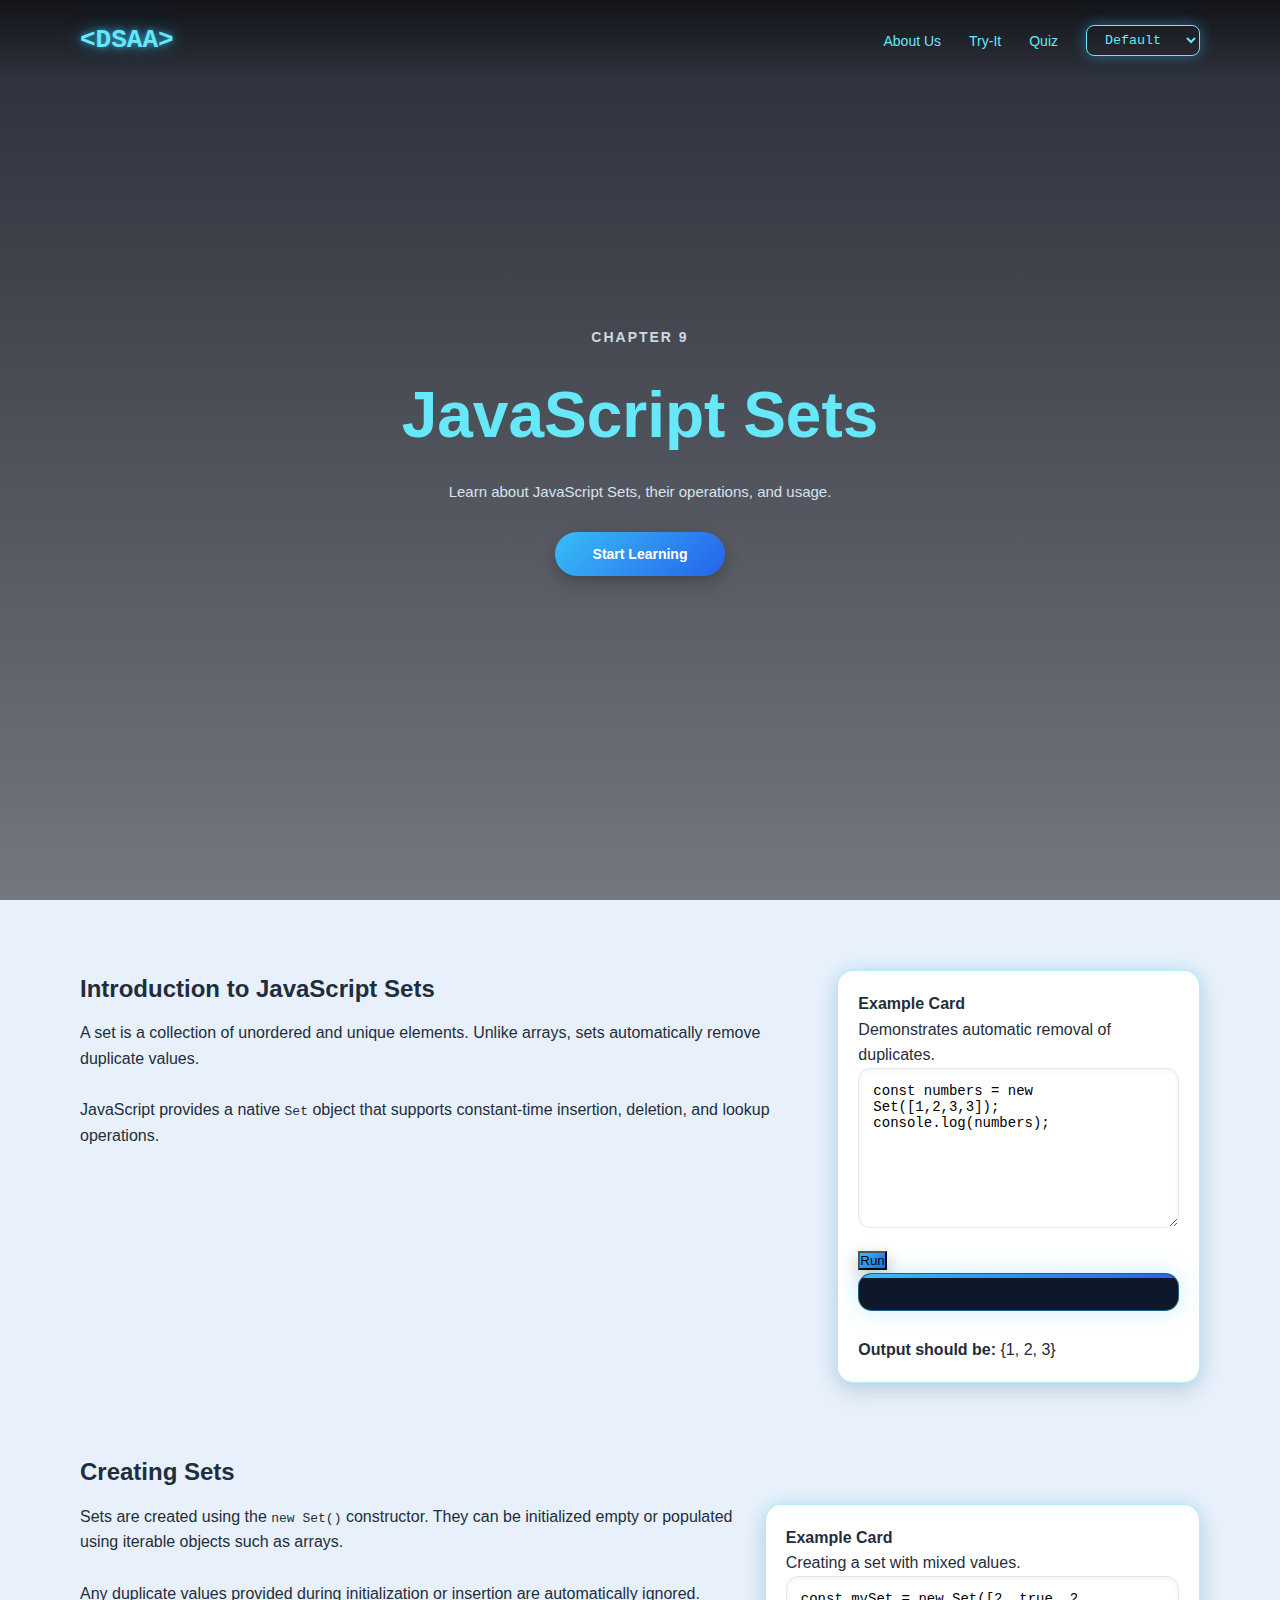
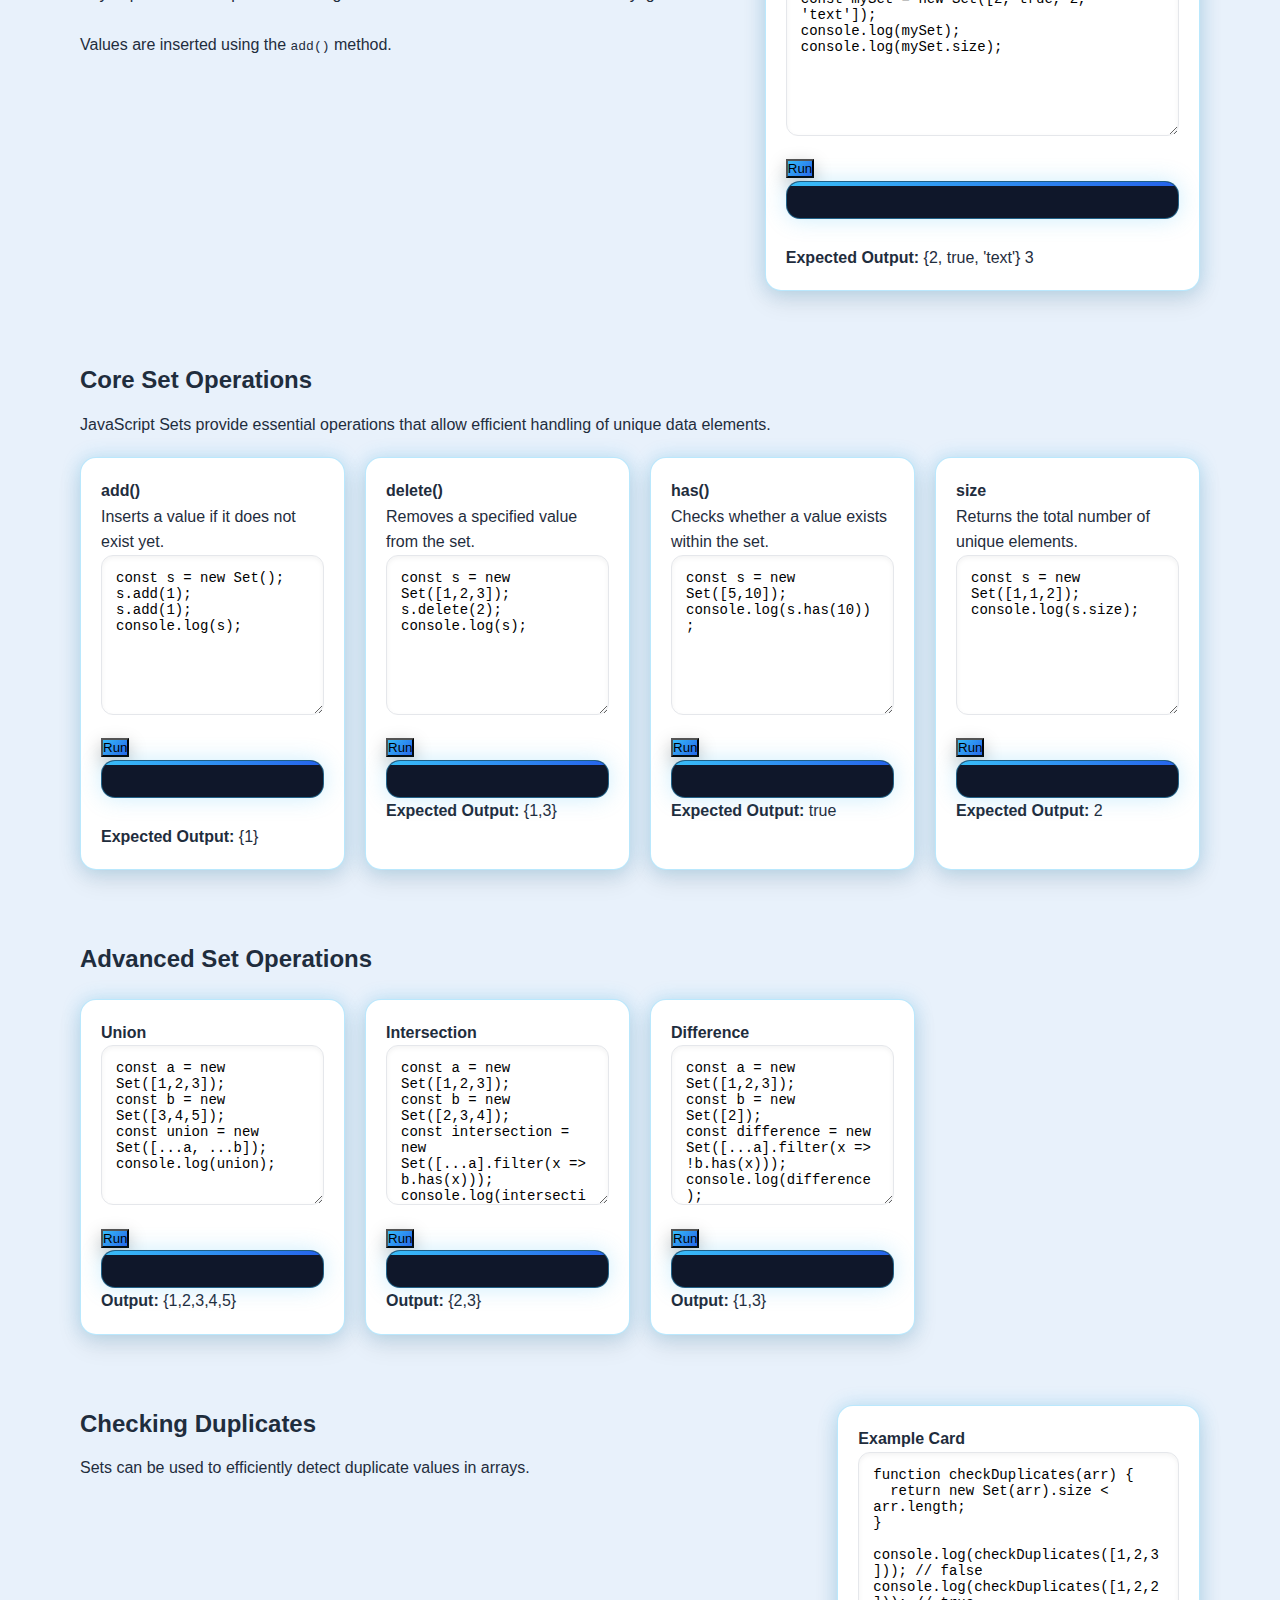
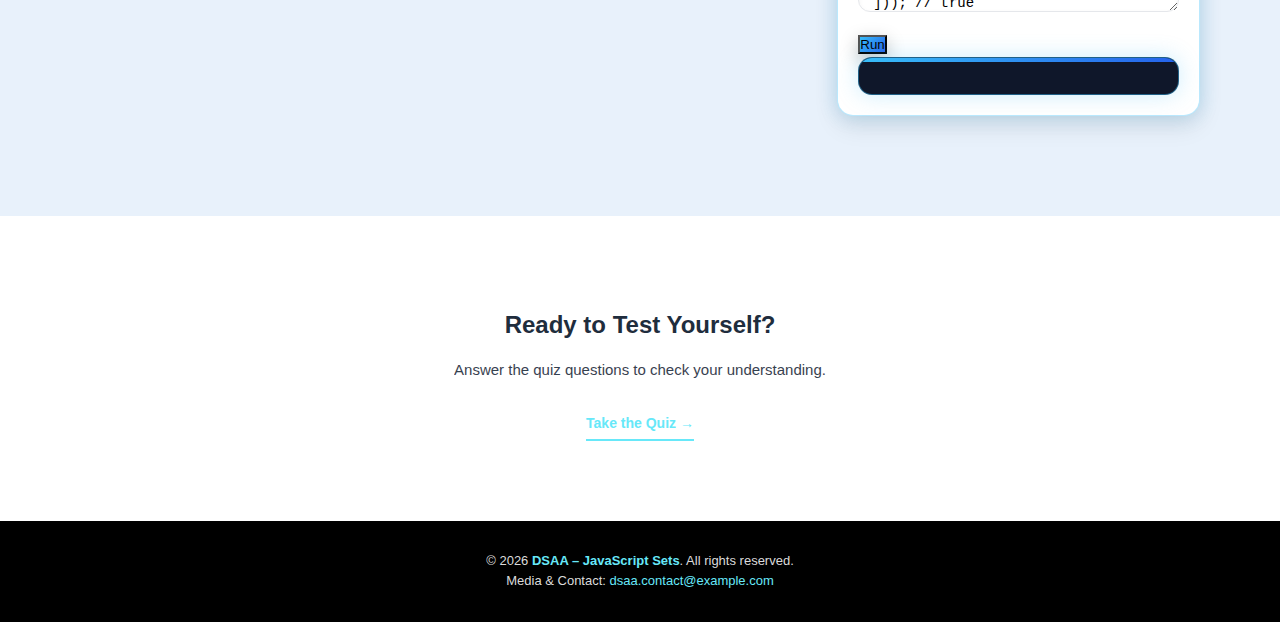
<file: index.html>
<!DOCTYPE html>
<html lang="en">
<head>
  <meta charset="UTF-8">
  <title>JavaScript Sets – Chapter 9</title>
  <meta name="viewport" content="width=device-width, initial-scale=1.0">
  <link rel="stylesheet" href="style.css">
</head>

<body>

<nav class="navbar">
  <div class="logo">&lt;DSAA&gt;</div>

  <div class="nav-links">
    <a href="about.html">About Us</a>
    <a href="try-it.html">Try-It</a>
    <a href="quiz.html">Quiz</a>

    <select id="themeMenu" class="theme-select">
      <option value="default">Default</option>
      <option value="cute">Cute Cat</option>
      <option value="cool">Cool Cat</option>
    </select>
  </div>
</nav>

<section class="hero">
  <div>
    <strong>Chapter 9</strong>
    <h1>JavaScript Sets</h1>
    <p>Learn about JavaScript Sets, their operations, and usage.</p>
    <a href="#content"><button>Start Learning</button></a>
  </div>
</section>

<main class="wrapper" id="content">

<section class="intro">
  <div>
    <h2>Introduction to JavaScript Sets</h2>
    <p>
      A set is a collection of unordered and unique elements.
      Unlike arrays, sets automatically remove duplicate values.
    </p>
    <span style="font-size:11px"><br></span>
    <p>
      JavaScript provides a native <code>Set</code> object that supports
      constant-time insertion, deletion, and lookup operations.
    </p>
  </div>

  <div class="card example-card">
    <strong>Example Card</strong>
    <p>
      Demonstrates automatic removal of duplicates.
    </p>
    <textarea>
const numbers = new Set([1,2,3,3]);
console.log(numbers);
    </textarea>
    <button class="run-example">Run</button>
    <pre></pre>
    <span style="font: size 15px;px"><br></span>
    <p><strong>Output should be:</strong> {1, 2, 3}</p>
  </div>
</section>

<section class="section">
  <h2>Creating Sets</h2>
  <div class="two-col">

    <div>
      <p>
        Sets are created using the <code>new Set()</code> constructor. They can be initialized
        empty or populated using iterable objects such as arrays.
      </p>

      <span style="font-size:11px"><br></span>

      <p>
        Any duplicate values provided during initialization or insertion are automatically ignored.
      </p>

      <span style="font-size:11px"><br></span>

      <p>
        Values are inserted using the <code>add()</code> method.
      </p>
    </div>

    <div class="card example-card">
      <strong>Example Card</strong>
      <p>
        Creating a set with mixed values.
      </p>
      <textarea>
const mySet = new Set([2, true, 2, 'text']);
console.log(mySet);
console.log(mySet.size);
      </textarea>
      <button class="run-example">Run</button>
      <pre></pre>
      <span style="font-size:10px"><br></span>
      <p><strong>Expected Output:</strong> {2, true, 'text'} 3</p>
    </div>
  </div>
</section>

<section class="section">
  <h2>Core Set Operations</h2>

  <p>
    JavaScript Sets provide essential operations that allow efficient handling
    of unique data elements.
  </p>

  <div class="op-grid">

    <div class="card example-card">
      <strong>add()</strong>
      <p>Inserts a value if it does not exist yet.</p>
      <textarea>
const s = new Set();
s.add(1);
s.add(1);
console.log(s);
      </textarea>
      <button class="run-example">Run</button>
      <pre></pre>
      <span style="font-size:10px"><br></span>
      <p><strong>Expected Output:</strong> {1}</p>
    </div>

    <div class="card example-card">
      <strong>delete()</strong>
      <p>Removes a specified value from the set.</p>
      <textarea>
const s = new Set([1,2,3]);
s.delete(2);
console.log(s);
      </textarea>
      <button class="run-example">Run</button>
      <pre></pre>
      <p><strong>Expected Output:</strong> {1,3}</p>
    </div>

    <div class="card example-card">
      <strong>has()</strong>
      <p>Checks whether a value exists within the set.</p>
      <textarea>
const s = new Set([5,10]);
console.log(s.has(10));
      </textarea>
      <button class="run-example">Run</button>
      <pre></pre>
      <p><strong>Expected Output:</strong> true</p>
    </div>

    <div class="card example-card">
      <strong>size</strong>
      <p>Returns the total number of unique elements.</p>
      <textarea>
const s = new Set([1,1,2]);
console.log(s.size);
      </textarea>
      <button class="run-example">Run</button>
      <pre></pre>
      <p><strong>Expected Output:</strong> 2</p>
    </div>

  </div>
</section>

<section class="section">
  <h2>Advanced Set Operations</h2>

  <div class="op-grid">

    <div class="card example-card">
      <strong>Union</strong>
      <textarea>
const a = new Set([1,2,3]);
const b = new Set([3,4,5]);
const union = new Set([...a, ...b]);
console.log(union);
      </textarea>
      <button class="run-example">Run</button>
      <pre></pre>
      <p><strong>Output:</strong> {1,2,3,4,5}</p>
    </div>

    <div class="card example-card">
      <strong>Intersection</strong>
      <textarea>
const a = new Set([1,2,3]);
const b = new Set([2,3,4]);
const intersection = new Set([...a].filter(x => b.has(x)));
console.log(intersection);
      </textarea>
      <button class="run-example">Run</button>
      <pre></pre>
      <p><strong>Output:</strong> {2,3}</p>
    </div>

    <div class="card example-card">
      <strong>Difference</strong>
      <textarea>
const a = new Set([1,2,3]);
const b = new Set([2]);
const difference = new Set([...a].filter(x => !b.has(x)));
console.log(difference);
      </textarea>
      <button class="run-example">Run</button>
      <pre></pre>
      <p><strong>Output:</strong> {1,3}</p>
    </div>

  </div>
</section>

<section class="checkup">
  <div>
    <h2>Checking Duplicates</h2>
    <p>
      Sets can be used to efficiently detect duplicate values in arrays.
    </p>
  </div>

  <div class="card example-card">
    <strong>Example Card</strong>
    <textarea>
function checkDuplicates(arr) {
  return new Set(arr).size < arr.length;
}

console.log(checkDuplicates([1,2,3])); // false
console.log(checkDuplicates([1,2,2])); // true
    </textarea>
    <button class="run-example">Run</button>
    <pre></pre>
  </div>
</section>

</main>

<section class="section quiz-cta">
  <h2>Ready to Test Yourself?</h2>
  <p>Answer the quiz questions to check your understanding.</p>
  <a href="quiz.html" class="quiz-link">
    Take the Quiz →
  </a>
</section>

<script src="script.js"></script>

<script>
// Runnable example card logic
document.querySelectorAll(".run-example").forEach(btn => {
  btn.addEventListener("click", () => {
    const card = btn.parentElement;
    const code = card.querySelector("textarea").value;
    const outputEl = card.querySelector("pre");
    const logs = [];
    const originalLog = console.log;
    try {
      console.log = (...args) => {
        logs.push(args.map(a => a instanceof Set ? `{${[...a].join(", ")}}` : a).join(" "));
      };
      eval(code);
      outputEl.textContent = logs.join("\n") || "Code executed successfully.";
    } catch (err) {
      outputEl.textContent = err.message;
    } finally {
      console.log = originalLog;
    }
  });
});
</script>

<footer class="site-footer">
  <p>
    © 2026 <strong>DSAA – JavaScript Sets</strong>. All rights reserved.
  </p>
  <p class="footer-contact">
    Media & Contact:
    <a href="mailto:dsaa.contact@example.com">
      dsaa.contact@example.com
    </a>
  </p>
</footer>

</body>
</html>
</file>
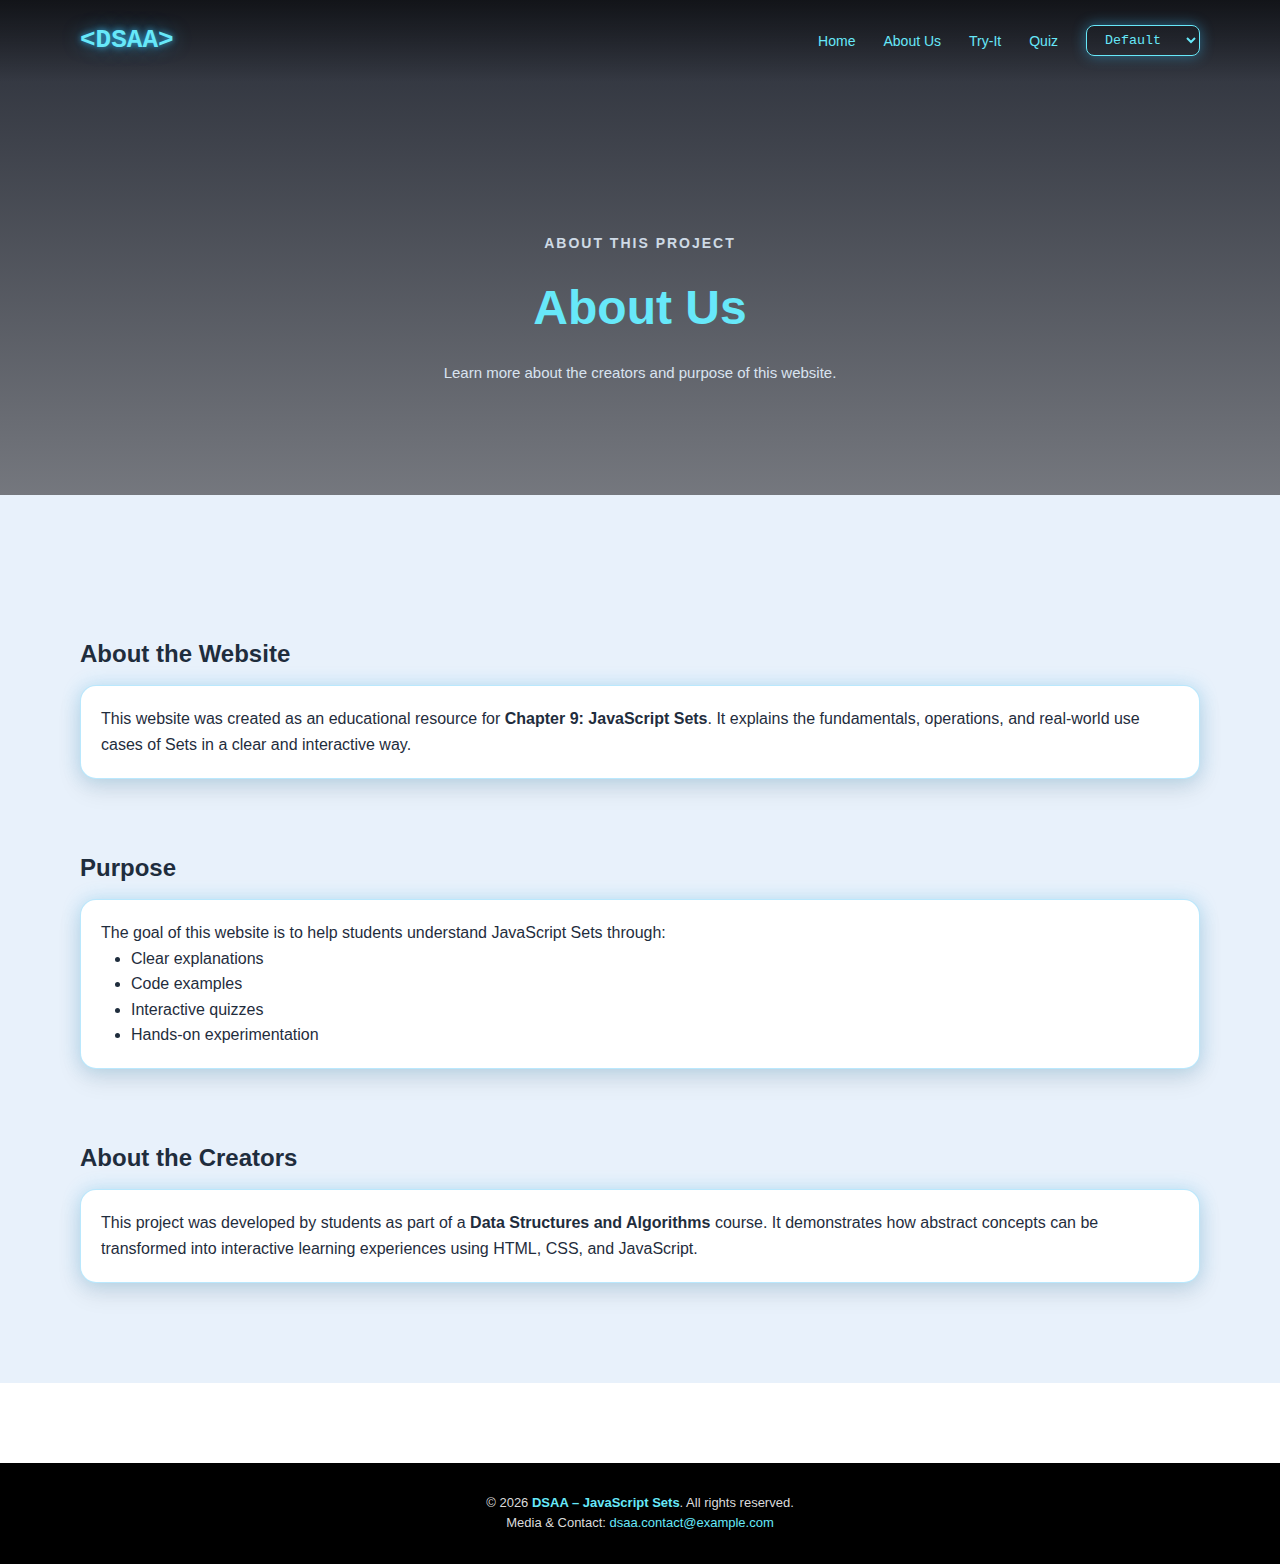
<file: about.html>
<!DOCTYPE html>
<html lang="en">
<head>
  <meta charset="UTF-8">
  <title>About Us – JavaScript Sets</title>
  <meta name="viewport" content="width=device-width, initial-scale=1.0">
  <link rel="stylesheet" href="style.css">
</head>

<body>

<nav class="navbar">
  <div class="logo">&lt;DSAA&gt;</div>

  <div class="nav-links">
    <a href="index.html">Home</a>
    <a href="about.html">About Us</a>
    <a href="try-it.html">Try-It</a>
    <a href="quiz.html">Quiz</a>

    <select id="themeMenu" class="theme-select">
      <option value="default">Default</option>
      <option value="cute">Cute Cat</option>
      <option value="cool">Cool Cat</option>
    </select>
  </div>
</nav>

<section class="hero short">
  <div>
    <strong>About This Project</strong>
    <h1>About Us</h1>
    <p>Learn more about the creators and purpose of this website.</p>
  </div>
</section>

<main class="wrapper">

  <section class="section">
    <h2>About the Website</h2>
    <div class="card">
      <p>
        This website was created as an educational resource for
        <strong>Chapter 9: JavaScript Sets</strong>. It explains the
        fundamentals, operations, and real-world use cases of Sets
        in a clear and interactive way.
      </p>
    </div>
  </section>

  <section class="section">
    <h2>Purpose</h2>
    <div class="card">
      <p>
        The goal of this website is to help students understand
        JavaScript Sets through:
      </p>
      <ul style="padding-left: 30px;">
        <li>Clear explanations</li>
        <li>Code examples</li>
        <li>Interactive quizzes</li>
        <li>Hands-on experimentation</li>
      </ul>
    </div>
  </section>

  <section class="section">
    <h2>About the Creators</h2>
    <div class="card">
      <p>
        This project was developed by students as part of a
        <strong>Data Structures and Algorithms</strong> course.
        It demonstrates how abstract concepts can be transformed
        into interactive learning experiences using HTML, CSS,
        and JavaScript.
      </p>
    </div>
  </section>

</main>

<script src="script.js"></script>

<footer class="site-footer">
  <p>
    © 2026 <strong>DSAA – JavaScript Sets</strong>. All rights reserved.
  </p>
  <p class="footer-contact">
    Media & Contact:
    <a href="mailto:dsaa.contact@example.com">
      dsaa.contact@example.com
    </a>
  </p>
</footer>
</body>
</html>
</file>
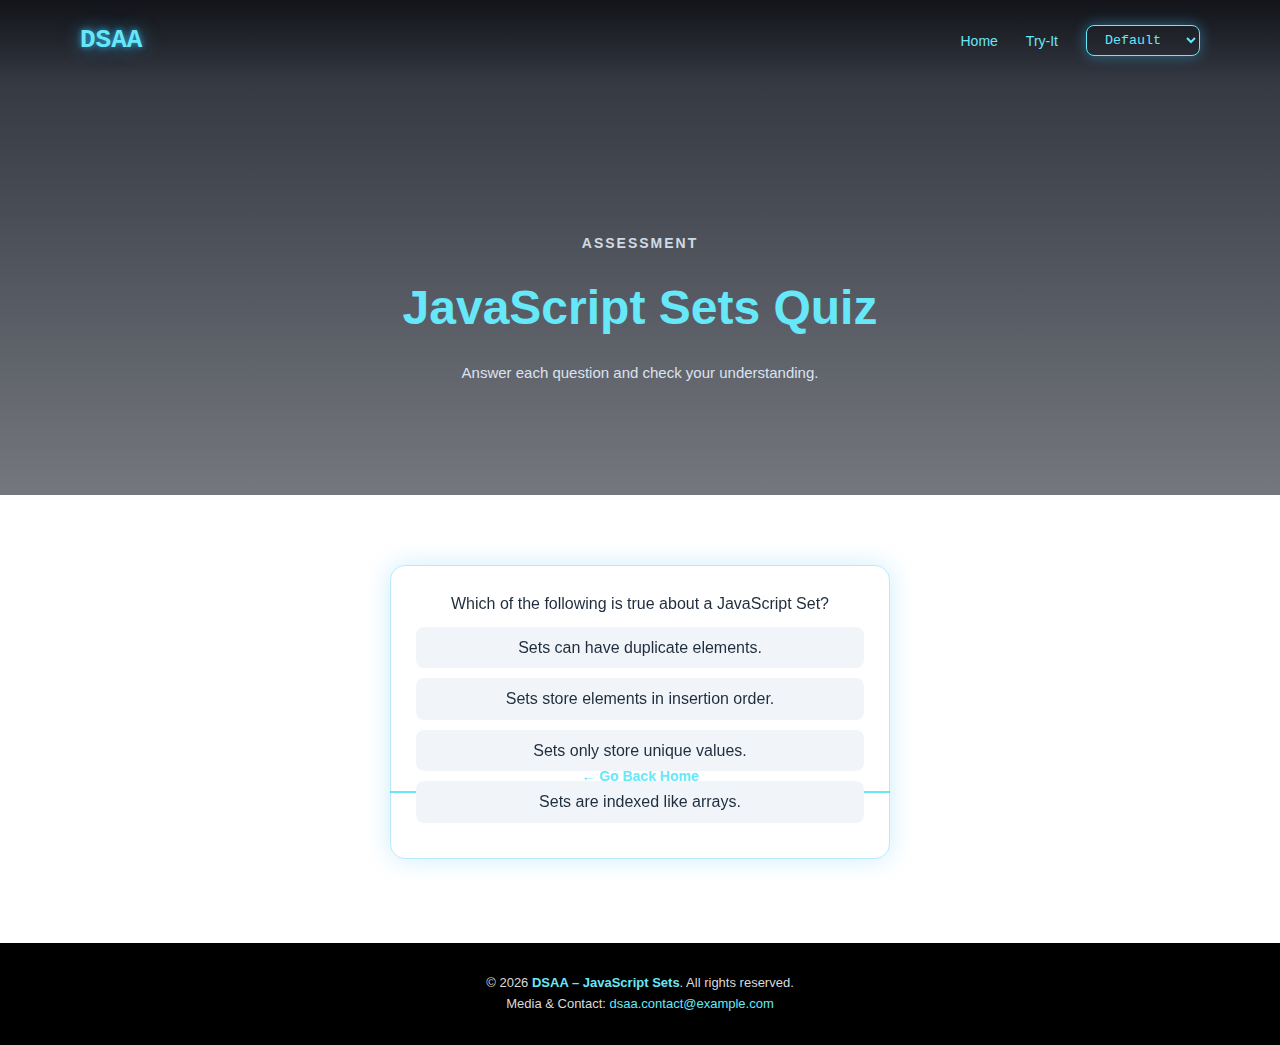
<file: quiz.html>
<!DOCTYPE html>
<html lang="en">
<head>
  <meta charset="UTF-8">
  <title>Quiz – JavaScript Sets</title>
  <meta name="viewport" content="width=device-width, initial-scale=1.0">
  <link rel="stylesheet" href="style.css">
</head>
<body>

<nav class="navbar">
  <div class="logo">DSAA</div>
  <div class="nav-links">
    <a href="index.html">Home</a>
    <a href="try-it.html">Try-It</a>
    <select id="themeMenu" class="theme-select">
      <option value="default">Default</option>
      <option value="cute">Cute Cat</option>
      <option value="cool">Cool Cat</option>
    </select>
  </div>
</nav>

<section class="hero short">
  <div>
    <strong>Assessment</strong>
    <h1>JavaScript Sets Quiz</h1>
    <p>Answer each question and check your understanding.</p>
  </div>
</section>

<section class="quiz-section">
  <div class="quiz-container">
    <div class="quiz-card" id="quizCard">
      <div class="quiz-front">
        <p id="questionText"></p>
        <div id="choices"></div>
      </div>
      <div class="quiz-back" id="feedback"></div>
    </div>

    <button id="nextBtn" class="primary-btn">Next Question</button>
    <p id="quizResult"></p>

    <a href="index.html" class="quiz-link" style="display:block;margin-top:20px;">← Go Back Home</a>
  </div>
</section>

<footer class="site-footer">
  <p>© 2026 <strong>DSAA – JavaScript Sets</strong>. All rights reserved.</p>
  <p class="footer-contact">
    Media & Contact: <a href="mailto:dsaa.contact@example.com">dsaa.contact@example.com</a>
  </p>
</footer>

<script src="script.js"></script>
</body>
</html>
</file>
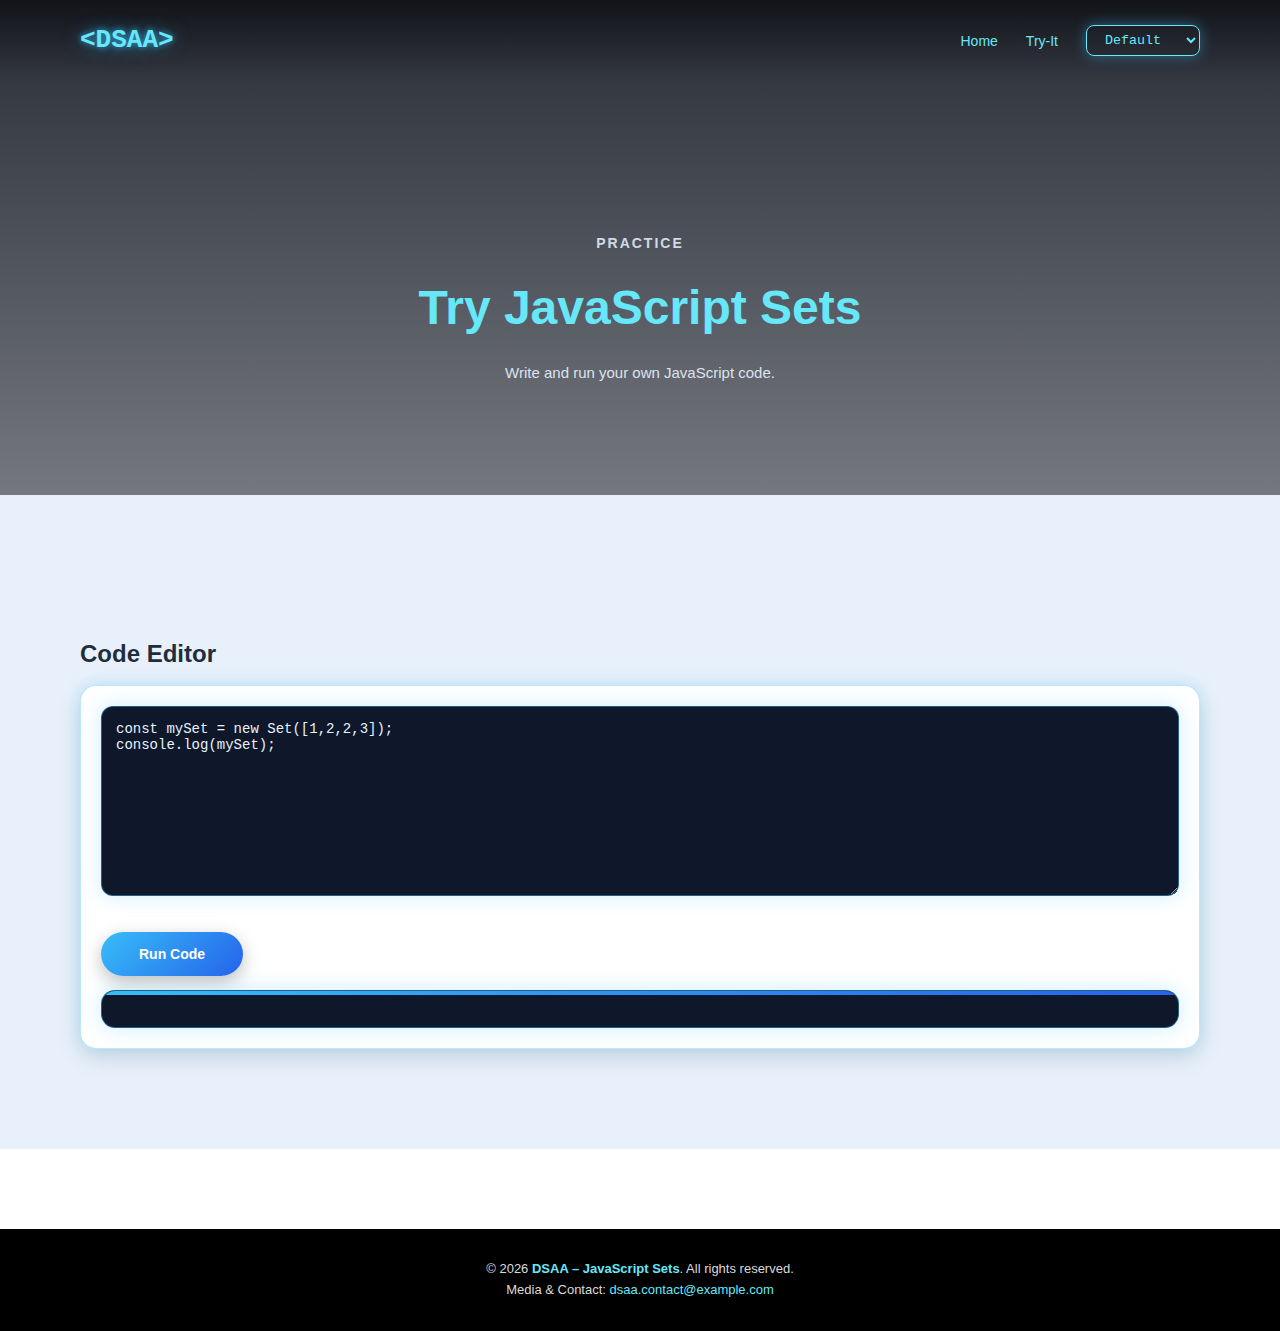
<file: try-it.html>
<!DOCTYPE html>
<html lang="en">
<head>
  <meta charset="UTF-8">
  <title>Try It – JavaScript Sets</title>
  <meta name="viewport" content="width=device-width, initial-scale=1.0">
  <link rel="stylesheet" href="style.css">
</head>

<body>

<nav class="navbar">
  <div class="logo">&lt;DSAA&gt;</div>

  <div class="nav-links">
    <a href="index.html">Home</a>
    <a href="#try">Try-It</a>

    <select id="themeMenu" class="theme-select">
      <option value="default">Default</option>
      <option value="cute">Cute Cat</option>
      <option value="cool">Cool Cat</option>
    </select>
  </div>
</nav>

<section class="hero short">
  <div>
    <strong>Practice</strong>
    <h1>Try JavaScript Sets</h1>
    <p>Write and run your own JavaScript code.</p>
  </div>
</section>

<main class="wrapper" id="try">
  <section class="section">
    <h2>Code Editor</h2>

    <div class="card">
      <textarea id="tryCode" rows="10"
        style="width:100%; font-family:monospace; font-size:14px;">
const mySet = new Set([1,2,2,3]);
console.log(mySet);
      </textarea>

      <button id="runCode" class="primary-btn">Run Code</button>
      <pre id="output" style="margin-top:14px;"></pre>
    </div>
  </section>
</main>

<script>
const themeMenu = document.getElementById("themeMenu");
const heroSection = document.querySelector(".hero");

themeMenu.addEventListener("change", function() {
  // Remove previous theme classes
  document.body.classList.remove("cute-cat", "cool-cat");

  // Change based on selection
  if (this.value === "cute") {
    document.body.classList.add("cute-cat");
    heroSection.style.backgroundImage = "url('CutieCat.png')";
  } else if (this.value === "cool") {
    document.body.classList.add("cool-cat");
    heroSection.style.backgroundImage = "url('CoolCutieCat.png')";
  } else {
    heroSection.style.backgroundImage = "url('https://images.unsplash.com/photo-1515879218367-8466d910aaa4')";
  }
});
</script>

<script>
const runBtn = document.getElementById("runCode");
const codeArea = document.getElementById("tryCode");
const output = document.getElementById("output");

if (runBtn) {
  runBtn.onclick = () => {
    output.textContent = "";

    const logs = [];
    const originalLog = console.log;

    try {
      console.log = (...args) => logs.push(args.join(" "));
      eval(codeArea.value);
      output.textContent = logs.join("\n") || "Code executed successfully.";
    } catch (err) {
      output.textContent = err.message;
    } finally {
      console.log = originalLog;
    }
  };
}
</script>

  </section>

<footer class="site-footer">
  <p>
    © 2026 <strong>DSAA – JavaScript Sets</strong>. All rights reserved.
  </p>
  <p class="footer-contact">
    Media & Contact:
    <a href="mailto:dsaa.contact@example.com">
      dsaa.contact@example.com
    </a>
  </p>
</footer>
</body>
</html>
</file>
<file: style.css>
* {
  box-sizing: border-box;
  margin: 0;
  padding: 0;
}
html {
  scroll-behavior: auto;
}
body {
  font-family: Arial, Helvetica, sans-serif; color: #1f2d3d;line-height: 1.6;
}
h1, h2, h3 {
  margin-bottom: 12px;
}
.logo{
  font-family:"Courier New",monospace;font-size:26px;font-weight:bold;color:#38bdf8;
  text-shadow:0 0 6px rgba(56,189,248,.8),0 0 18px rgba(56,189,248,.6);cursor:default
}
.navbar {
  position: absolute;top: 0;width: 100%;padding: 20px 80px;display: flex;
  justify-content: space-between;align-items: center;z-index: 20;
}
.nav-links {
  display: flex;align-items: center;gap: 28px;
}
.nav-links a {
  color: #c7e7ff;text-decoration: none;font-weight: 500;font-size: 14px;
}
.nav-links a:hover {
  color: #38bdf8;
}
.theme-select {
  background: transparent;border: 1px solid #67e8f9;color: #67e8f9;padding: 6px 14px;
  border-radius: 8px;font-family: "Courier New", monospace;cursor: pointer;
}
nav {
  position: absolute;top: 0;width: 100%;padding: 20px 80px;display: flex;justify-content: space-between;
  align-items: center;z-index: 20;font-size: 14px;color: #fff;
}
nav::after {
  content: "";position: absolute;inset: 0;
  background: linear-gradient(rgba(0,0,0,.55), rgba(0,0,0,0));z-index: -1;
}
nav label {
  font-weight: bold;
}
nav select {
  padding: 6px 10px;border-radius: 6px;border: none;
}
nav a {
  color: #fff;text-decoration: none;font-weight: bold;
}
.hero {
  min-height: 100vh;background: linear-gradient(rgba(3,8,20,.85), rgba(3,8,20,.55)),
    url("https://images.unsplash.com/photo-1515879218367-8466d910aaa4");
  background-size: cover;background-position: center;display: flex;align-items: center;
  justify-content: center;text-align: center;padding: 0 20px;color: #e5f2ff;
}
.hero strong {
  font-size: 14px;letter-spacing: 2px;text-transform: uppercase;opacity: .85;
}
.hero h1 {
  font-size: 64px;font-weight: 800;margin: 14px 0;color: #38bdf8;
}
.hero p {
  max-width: 520px;margin: auto;font-size: 15px;opacity: .9;
}
.hero button {
  margin-top: 28px;padding: 14px 38px;border: none;border-radius: 999px;
  background: linear-gradient(135deg, #38bdf8, #2563eb);color: #fff;font-size: 14px;font-weight: 600;
  cursor: pointer;transition: all .3s ease;
}
.hero button:hover {
  transform: translateY(-2px);box-shadow: 0 12px 30px rgba(56,189,248,.35);
}
.wrapper {
  background: #e8f1fb;padding: 70px 80px 100px;
}
.intro {
  display: grid;grid-template-columns: 2fr 1fr;gap: 32px;
}
.section {
  margin-top: 70px;
}
.two-col {
  display: grid;grid-template-columns: 1.5fr 1fr;gap: 32px;
}
.card {
  background: #fff;border-radius: 16px;padding: 20px;box-shadow: 0 10px 24px rgba(0, 0, 0, .1);
  transition: box-shadow .3s ease, border .3s ease;position: relative;border: 1px solid transparent; /* default border for transition */
}
pre {
  background: #1e293b;color: #eaeaea;padding: 14px;border-radius: 12px;font-size: 13px;
  overflow-x: auto;border: 1px solid transparent; /* for transition effect */position: relative;transition: all .3s ease;
}
pre::before {
  content: "";position: absolute;top: 0;left: 0;right: 0;height: 4px;border-radius: 14px 14px 0 0;
}
.op-grid {
  display: grid;grid-template-columns: repeat(4, 1fr);gap: 20px;margin-top: 20px;
}
.checkup {
  display: grid;grid-template-columns: 2fr 1fr;gap: 32px;margin-top: 70px;
}
.about {
  background: #dbeafe;padding: 50px 80px;
}
.quiz-section {
  position: relative;
}
.quiz-back {
  /* don't cover outside the card */
  position: relative;
  transform: rotateY(180deg);
}

.quiz-section {
  padding: 70px 80px;
}
.quiz-container {
  max-width: 500px;margin: auto;text-align: center;
}
.quiz-card {
  position: relative; /* keep card contained */
  margin-bottom: 20px; /* leave space for Next button */
  perspective: 1000px;
}
.quiz-front,
.quiz-back {
  background: #fff;padding: 25px;border-radius: 15px;box-shadow: 0 6px 15px rgba(0, 0, 0, .1);
  backface-visibility: hidden;transition: transform .6s;position: absolute;width: 100%;
}
.quiz-back {
  transform: rotateY(180deg);
}
.quiz-card.flipped .quiz-front {
  transform: rotateY(180deg);
}
.quiz-card.flipped .quiz-back {
  transform: rotateY(0);
}
.quiz-option {
  display: block;margin: 10px 0;padding: 8px;border-radius: 8px;cursor: pointer;background: #f1f5f9;
}
.quiz-option:hover {
  background: #e2e8f0;
}
.quiz-btn {
  margin-top: 20px;padding: 10px 25px;border: none;border-radius: 25px;background: #2563eb;
  color: #fff;cursor: pointer;
}
.hidden {
  display: none;
}
body.cool-cat {
  background: #180d06;color: #a47641;
}
body.cool-cat .wrapper {
  background: #180d06;
}
body.cool-cat .card {
  background: #4a2f1b;color: #f5e6d3;
}
body.cool-cat pre {
  background: #1b120a;
  color: #f5e6d3;
}
body.cool-cat .about {
  background: rgba(47, 31, 19, .85);
}
body.cool-cat nav,
body.cool-cat nav a {
  color: #f5e6d3;
}
body.cool-cat .hero button {
  background: #c08457;
}
body.cute-cat {
  background: #fff5f7;
  color: #5b4a4a;
}
body.cute-cat nav {
  background: rgba(0, 0, 0, .25);
}
body.cute-cat .hero {
  background: linear-gradient(rgba(0,0,0,.35), rgba(0,0,0,.35)), url("https://images.unsplash.com/photo-1518791841217-8f162f1e1131");
  background-size: cover;background-position: center;
}
body.cute-cat .hero button {
  background: #e88ca0;
}
body.cute-cat .wrapper {
  background: #fff0f4;
}
body.cute-cat .card {
  background: #fff;border: 1px solid #f5c2cc;box-shadow: none;
}
body.cute-cat pre {
  background: #fde2e8;color: #5b4a4a;
}
@media(max-width: 768px) {
  nav {
    padding: 16px 30px;
  }
  .hero h1 {
    font-size: 44px;
  }
  .wrapper, .quiz-section, .about {
    padding: 50px 30px;
  }
  .intro, .two-col, .checkup {
    grid-template-columns: 1fr;
  }
  .op-grid {
    grid-template-columns: repeat(2, 1fr);
  }
}
:root {
  --accent-text: #67e8f9;
}
.logo,
.nav-links a,
.hero h1 {
  color: var(--accent-text);
}
.hero strong,
.hero p {
  color: #e5f2ff;
}
body.cute-cat {
  --accent-text: #e88ca0;
}
body.cute-cat .hero strong,
body.cute-cat .hero p {
  color: #ffe4ea;
}
body.cool-cat {
  --accent-text: #c08457;
}
body.cool-cat .hero strong,
body.cool-cat .hero p {
  color: #f5e6d3;
}
.site-footer {
  background: #000000;color: #dbdbdb;text-align: center;
  padding: 30px 20px;font-size: 13px;margin-top: 80px;
}
.site-footer strong {
  color: var(--accent-text);
}
.site-footer a {
  color: #67e8f9;text-decoration: none;font-weight: 500;
}
.site-footer a:hover {
  text-decoration: underline;
}
button {
  transition: all .3s ease;box-shadow: 0 6px 18px rgba(0,0,0,.25);
}
body:not(.cute-cat):not(.cool-cat) button {
  background: linear-gradient(135deg, #38bdf8, #2563eb);
}
body.cute-cat button {
  background: linear-gradient(135deg, #f9a8d4, #e88ca0);box-shadow: 0 0 14px rgba(232,140,160,.45);
}
body.cool-cat button {
  background: linear-gradient(135deg, #c08457, #7c4a2d);box-shadow: 0 0 16px rgba(192,132,87,.45);
}
.card {
  border: 1px solid transparent;transition: box-shadow .3s ease, border .3s ease;
}
body:not(.cute-cat):not(.cool-cat) .card {
  border: 1px solid rgba(56,189,248,.35);box-shadow: 0 10px 24px rgba(0,0,0,.1), 0 0 18px rgba(56,189,248,.25);
}
body.cute-cat .card {
  border: 1px solid rgba(232,140,160,.5);
  box-shadow: 0 10px 20px rgba(0,0,0,.1), 0 0 20px rgba(232,140,160,.35);
}
body.cool-cat .card {
  border: 1px solid rgba(192,132,87,.55);
  box-shadow: 0 10px 20px rgba(0,0,0,.15), 0 0 20px rgba(192,132,87,.4);
}
pre {
  position: relative;padding: 18px;border-radius: 14px;font-size: 13px;
  line-height: 1.5;border: 1px solid transparent;overflow-x: auto;transition: all .3s ease;
}
pre::before {
  content: "";position: absolute;top: 0;left: 0;
  right: 0;height: 4px;border-radius: 14px 14px 0 0;
}
body:not(.cute-cat):not(.cool-cat) pre {
  background: #0f172a;color: #e5f2ff;border: 1px solid rgba(56,189,248,.45);
  box-shadow: 0 0 22px rgba(56,189,248,.25);
}
body:not(.cute-cat):not(.cool-cat) pre::before {
  background: linear-gradient(90deg, #38bdf8, #2563eb);
}
body.cute-cat pre {
  background: #fde2e8;color: #5b4a4a;border: 1px solid rgba(232,140,160,.55);
  box-shadow: 0 0 22px rgba(232,140,160,.35);
}
body.cute-cat pre::before {
  background: linear-gradient(90deg, #f9a8d4, #e88ca0);
}
body.cool-cat pre {
  background: #1b120a;color: #f5e6d3;border: 1px solid rgba(192,132,87,.55);
  box-shadow: 0 0 22px rgba(192,132,87,.35);
}
body.cool-cat pre::before {
  background: linear-gradient(90deg, #c08457, #7c4a2d);
}
.hero.short {
  min-height: 55vh;padding-top: 120px;
}
.hero.short h1 {
  font-size: 48px;
}
.hero.short p {
  max-width: 600px;
}
.theme-select {
  background: transparent;border: 1px solid var(--accent-text);
  color: var(--accent-text);box-shadow: 0 0 14px rgba(0,0,0,.25);
}
body:not(.cute-cat):not(.cool-cat) .theme-select {
  box-shadow: 0 0 14px rgba(56,189,248,.45);
}
body.cute-cat .theme-select {
  box-shadow: 0 0 14px rgba(232,140,160,.45);
}
body.cool-cat .theme-select {
  box-shadow: 0 0 14px rgba(192,132,87,.45);
}
textarea#tryCode {
  width: 100%;min-height: 180px;resize: vertical;font-family: "Courier New", monospace;
  font-size: 14px;padding: 14px;border-radius: 12px;border: 1px solid transparent;
  outline: none;transition: all .3s ease;
}
body:not(.cute-cat):not(.cool-cat) textarea#tryCode {
  background: #0f172a;color: #e5f2ff;border: 1px solid rgba(56,189,248,.45);
  box-shadow: 0 0 20px rgba(56,189,248,.25);caret-color: #67e8f9;
}
body.cute-cat textarea#tryCode {
  background: #fde2e8;color: #5b4a4a;border: 1px solid rgba(232,140,160,.55);
  box-shadow: 0 0 20px rgba(232,140,160,.35);caret-color: #e88ca0;
}
body.cool-cat textarea#tryCode {
  background: #1b120a;color: #f5e6d3;border: 1px solid rgba(192,132,87,.55);
  box-shadow: 0 0 20px rgba(192,132,87,.35);caret-color: #c08457;
}
#output {
  margin-top: 14px;
}
.quiz-cta {
  text-align: center;max-width: 700px;margin: 90px auto 0;
}
.quiz-cta p {
  text-align: center;max-width: 520px;margin: 14px auto 28px;
  font-size: 15px;opacity: .9;
}
.quiz-link {
  display: inline-block;font-weight: 600;font-size: 14px;padding-bottom: 4px;
  text-decoration: none;border-bottom: 2px solid var(--accent-text);
  color: var(--accent-text);transition: all .3s ease;
}
.quiz-link:hover {
  letter-spacing: .5px;opacity: .9;
}
.primary-btn {
  margin-top: 28px;padding: 14px 38px;border: none;border-radius: 999px;
  font-size: 14px;font-weight: 600;cursor: pointer;color: #fff;transition: all .3s ease;
}
body:not(.cute-cat):not(.cool-cat) .primary-btn {
  background: linear-gradient(135deg, #38bdf8, #2563eb);
}
body.cute-cat .primary-btn {
  background: linear-gradient(135deg, #f9a8d4, #e88ca0);
}
body.cool-cat .primary-btn {
  background: linear-gradient(135deg, #c08457, #7c4a2d);
}
.primary-btn:hover {
  transform: translateY(-2px);box-shadow: 0 12px 30px rgba(0,0,0,.35);
}
body:not(.cute-cat):not(.cool-cat) .quiz-front,
body:not(.cute-cat):not(.cool-cat) .quiz-back {
  border: 1px solid rgba(56,189,248,.35);
  box-shadow: 0 0 24px rgba(56,189,248,.25);
}
body.cute-cat .quiz-front,
body.cute-cat .quiz-back {
  border: 1px solid rgba(232,140,160,.45);
  box-shadow: 0 0 24px rgba(232,140,160,.35);
}
body.cool-cat .quiz-front,
body.cool-cat .quiz-back {
  border: 1px solid rgba(192,132,87,.5);
  box-shadow: 0 0 24px rgba(192,132,87,.35);
}
.example-card textarea {
  background: beige ;color: black ;border: 3px solid rgba(56,189,248,.45);
  border-radius: 20px;padding: 15px;transition: all .3s ease;
}
.example-card textarea {
  background: #ffffff; /* white code editor */
  border: 1px solid #e5e7eb;
  border-radius: 12px;
  padding: 14px;
  width: 100%;
  min-height: 160px;
  font-family: "Courier New", monospace;
  font-size: 14px;
  margin-bottom: 12px;
  box-shadow: inset 0 2px 5px rgba(0,0,0,0.05);
  resize: vertical;
  transition: all 0.3s ease;
}

body.cute-cat .example-card textarea {
  background: #fde2e8;color: #5b4a4a;border: 1px solid rgba(232,140,160,.55);
}
body.cool-cat .example-card textarea {
  background: #1b120a;color: #f5e6d3;border: 1px solid rgba(192,132,87,.55);
}
/* ====== Quiz Card Fixes (minimal) ====== */
.quiz-card {
  position: relative;
  display: block;
  perspective: 1000px;
  min-height: 180px; /* prevents collapse */
  margin-bottom: 20px;
}

.quiz-front, .quiz-back {
  position: absolute;
  width: 100%;
  backface-visibility: hidden;
  padding: 25px;
  border-radius: 15px;
  box-shadow: 0 6px 15px rgba(0,0,0,0.1);
  transition: transform 0.6s ease;
  background: inherit;
}

.quiz-back {
  transform: rotateY(180deg);
}

.quiz-card.flipped .quiz-front {
  transform: rotateY(180deg);
}

.quiz-card.flipped .quiz-back {
  transform: rotateY(0deg);
}

#feedback {
  margin-top: 14px;
  font-weight: bold;
}

#feedback.correct {
  color: #2563eb; /* blue */
}

#feedback.incorrect {
  color: #dc2626; /* red */
}

#nextBtn {
  display: none; /* JS will toggle visibility */
}

.quiz-link {
  font-weight: 600;
  font-size: 14px;
  text-decoration: none;
  border-bottom: 2px solid var(--accent-text);
  color: var(--accent-text);
  transition: all 0.3s ease;
}

.quiz-link:hover {
  letter-spacing: 0.5px;
  opacity: 0.9;
}
</file>
